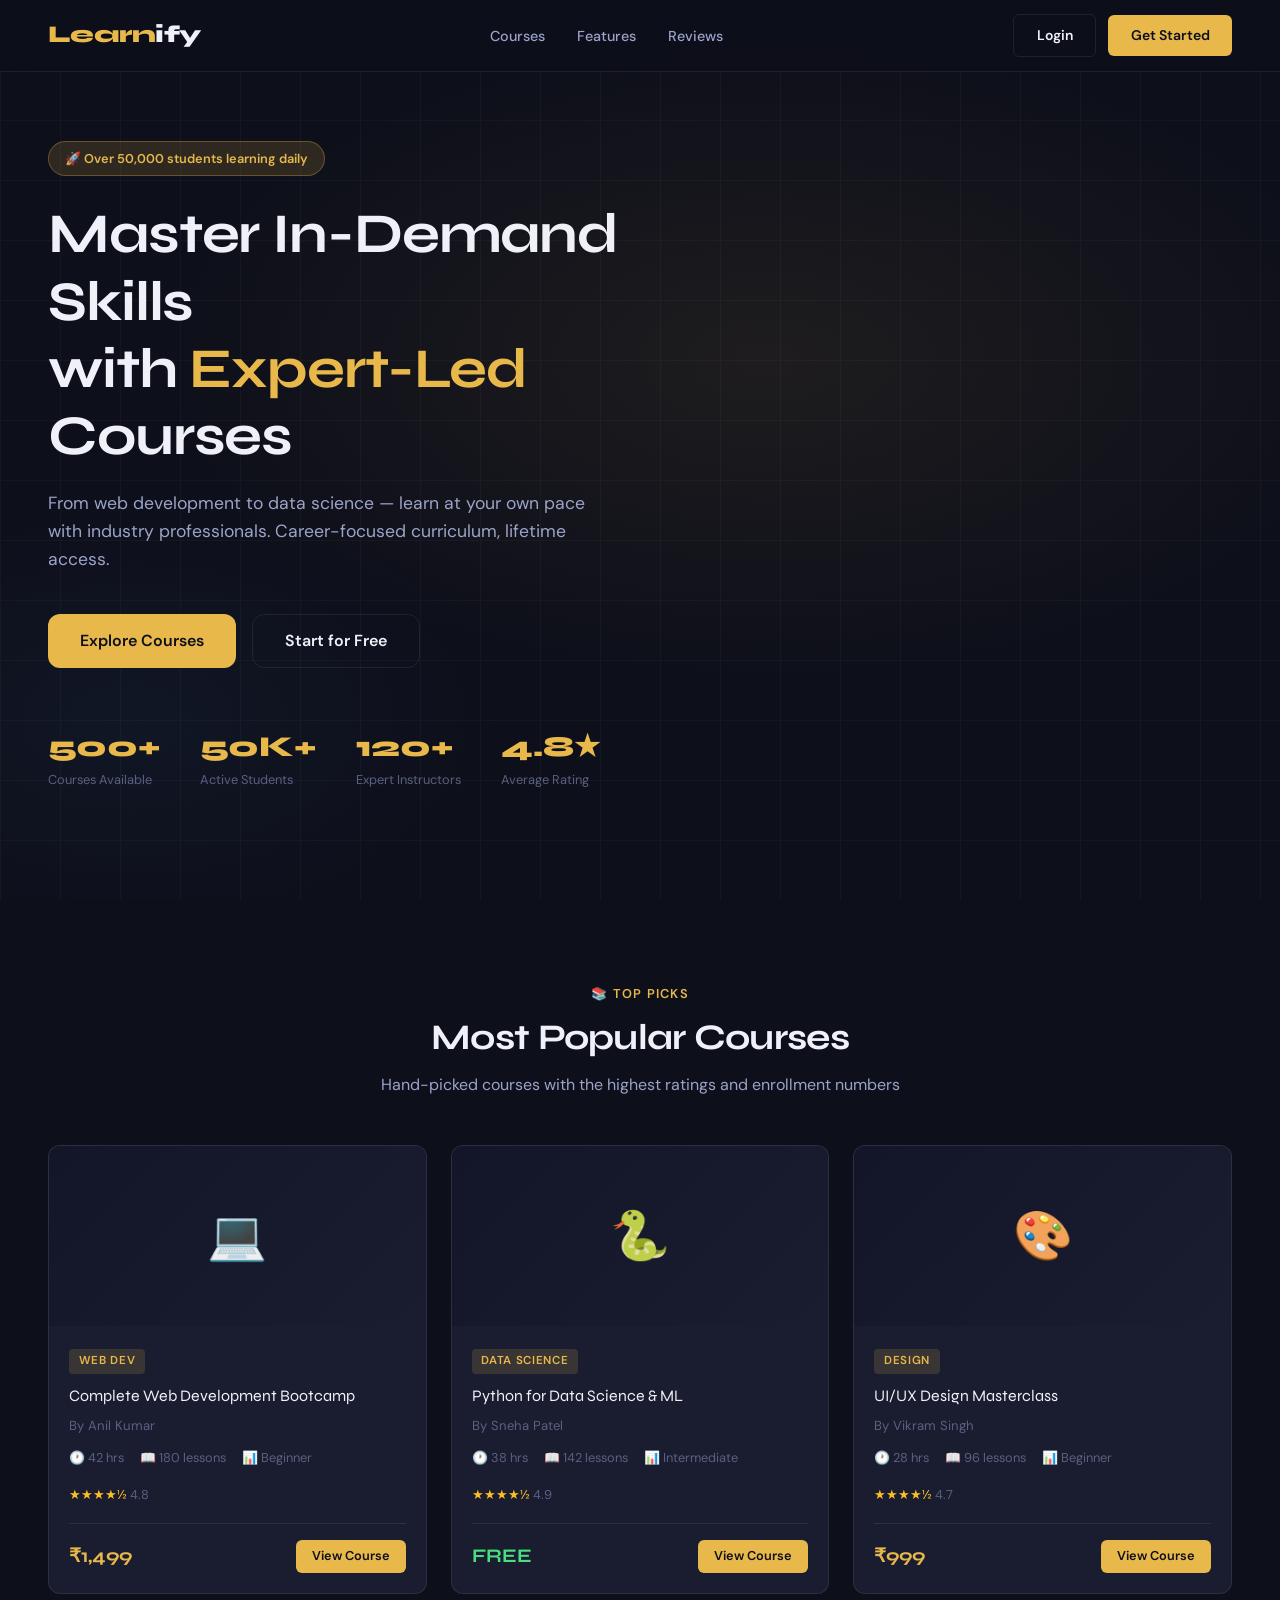
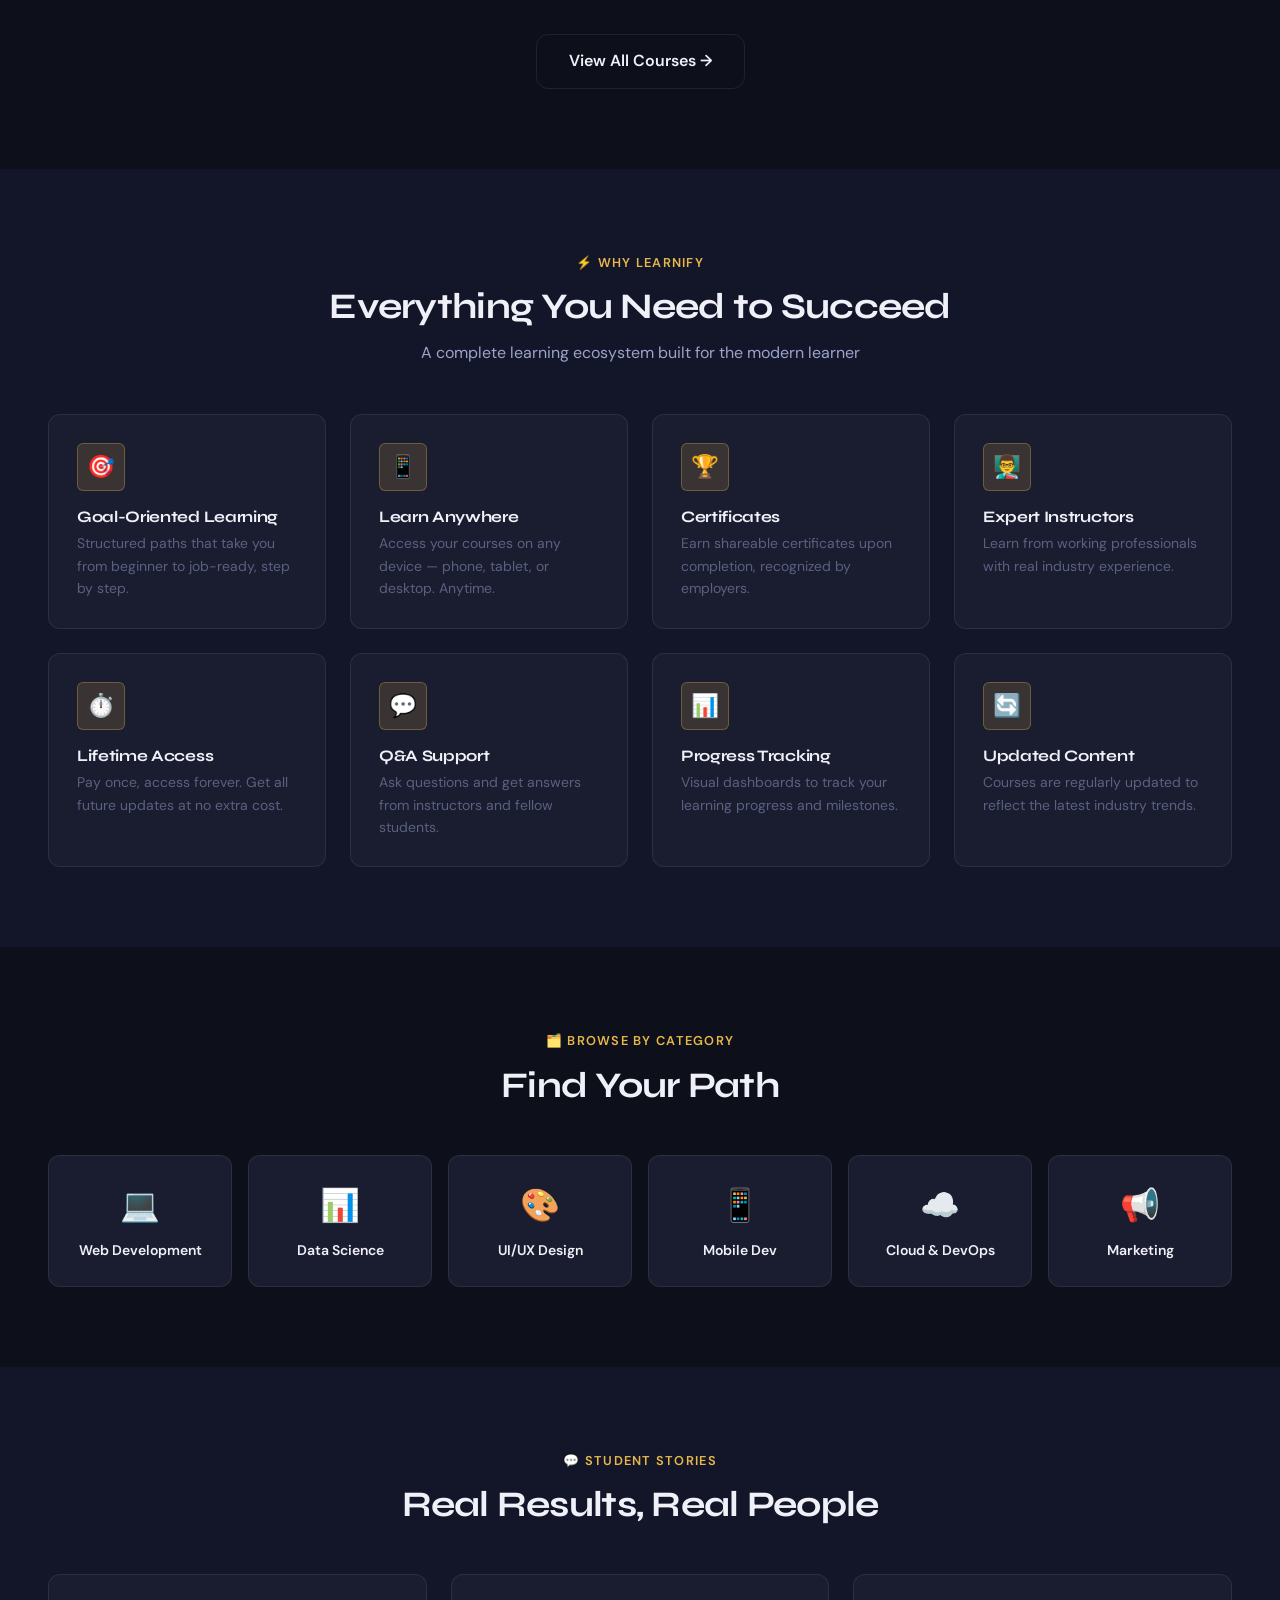
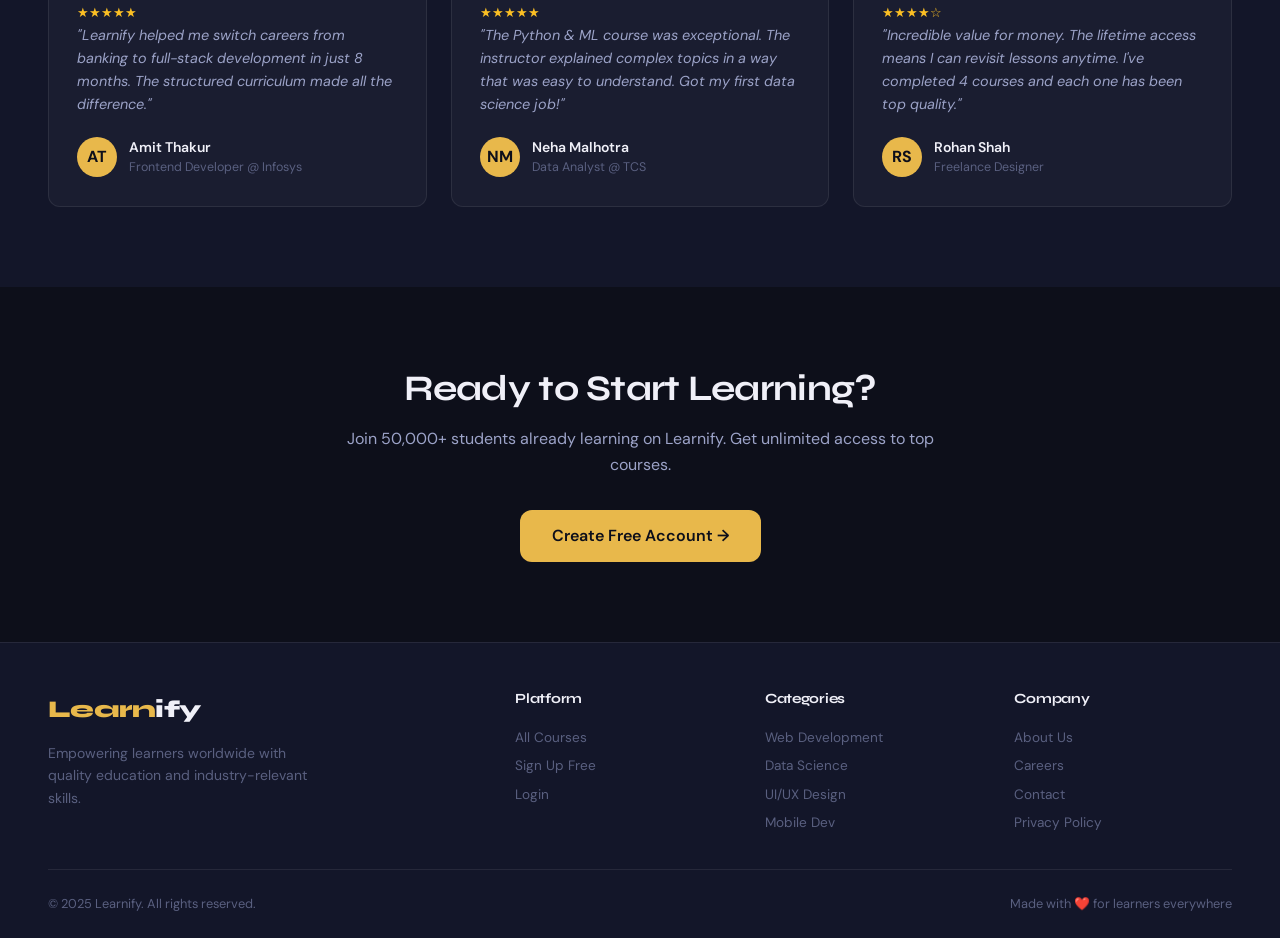
<file: index.html>
<!DOCTYPE html>
<html lang="en">
<head>
  <meta charset="UTF-8"/>
  <meta name="viewport" content="width=device-width, initial-scale=1.0"/>
  <title>Learnify — Learn Without Limits</title>
  <link rel="stylesheet" href="style.css"/>
</head>
<body>

<!-- ── Navbar ── -->
<nav class="navbar">
  <a href="index.html" class="nav-logo">Learn<span>ify</span></a>
  <ul class="nav-links">
    <li><a href="courses.html">Courses</a></li>
    <li><a href="#features">Features</a></li>
    <li><a href="#testimonials">Reviews</a></li>
  </ul>
  <div class="nav-actions">
    <a href="login.html" class="btn btn-outline">Login</a>
    <a href="register.html" class="btn btn-primary">Get Started</a>
  </div>
</nav>

<!-- ── Hero ── -->
<section class="hero">
  <div class="hero-bg"></div>
  <div class="hero-grid"></div>
  <div class="hero-content">
    <div class="hero-badge">🚀 Over 50,000 students learning daily</div>
    <h1>Master In-Demand Skills<br/>with <span class="accent">Expert-Led</span> Courses</h1>
    <p>From web development to data science — learn at your own pace with industry professionals. Career-focused curriculum, lifetime access.</p>
    <div class="hero-actions">
      <a href="courses.html" class="btn btn-primary btn-lg">Explore Courses</a>
      <a href="register.html" class="btn btn-outline btn-lg">Start for Free</a>
    </div>
    <div class="hero-stats">
      <div class="stat-item">
        <div class="stat-num">500+</div>
        <div class="stat-label">Courses Available</div>
      </div>
      <div class="stat-item">
        <div class="stat-num">50K+</div>
        <div class="stat-label">Active Students</div>
      </div>
      <div class="stat-item">
        <div class="stat-num">120+</div>
        <div class="stat-label">Expert Instructors</div>
      </div>
      <div class="stat-item">
        <div class="stat-num">4.8★</div>
        <div class="stat-label">Average Rating</div>
      </div>
    </div>
  </div>
</section>

<!-- ── Featured Courses ── -->
<section class="section" id="courses">
  <div class="container">
    <div class="section-header">
      <div class="section-tag">📚 Top Picks</div>
      <h2>Most Popular Courses</h2>
      <p>Hand-picked courses with the highest ratings and enrollment numbers</p>
    </div>
    <div class="courses-grid" id="featured-courses">
      <!-- Populated by JS -->
      <div class="card course-card" style="opacity:0.5;animation:pulse 1.5s infinite">
        <div class="course-thumb">⏳</div>
        <div class="course-body"><div class="course-title">Loading...</div></div>
      </div>
    </div>
    <div style="text-align:center;margin-top:2.5rem">
      <a href="courses.html" class="btn btn-outline btn-lg">View All Courses →</a>
    </div>
  </div>
</section>

<!-- ── Features ── -->
<section class="section" id="features" style="background:var(--bg-secondary)">
  <div class="container">
    <div class="section-header">
      <div class="section-tag">⚡ Why Learnify</div>
      <h2>Everything You Need to Succeed</h2>
      <p>A complete learning ecosystem built for the modern learner</p>
    </div>
    <div class="features-grid">
      <div class="feature-card">
        <div class="feature-icon">🎯</div>
        <h4>Goal-Oriented Learning</h4>
        <p>Structured paths that take you from beginner to job-ready, step by step.</p>
      </div>
      <div class="feature-card">
        <div class="feature-icon">📱</div>
        <h4>Learn Anywhere</h4>
        <p>Access your courses on any device — phone, tablet, or desktop. Anytime.</p>
      </div>
      <div class="feature-card">
        <div class="feature-icon">🏆</div>
        <h4>Certificates</h4>
        <p>Earn shareable certificates upon completion, recognized by employers.</p>
      </div>
      <div class="feature-card">
        <div class="feature-icon">👨‍🏫</div>
        <h4>Expert Instructors</h4>
        <p>Learn from working professionals with real industry experience.</p>
      </div>
      <div class="feature-card">
        <div class="feature-icon">⏱️</div>
        <h4>Lifetime Access</h4>
        <p>Pay once, access forever. Get all future updates at no extra cost.</p>
      </div>
      <div class="feature-card">
        <div class="feature-icon">💬</div>
        <h4>Q&A Support</h4>
        <p>Ask questions and get answers from instructors and fellow students.</p>
      </div>
      <div class="feature-card">
        <div class="feature-icon">📊</div>
        <h4>Progress Tracking</h4>
        <p>Visual dashboards to track your learning progress and milestones.</p>
      </div>
      <div class="feature-card">
        <div class="feature-icon">🔄</div>
        <h4>Updated Content</h4>
        <p>Courses are regularly updated to reflect the latest industry trends.</p>
      </div>
    </div>
  </div>
</section>

<!-- ── Categories ── -->
<section class="section">
  <div class="container">
    <div class="section-header">
      <div class="section-tag">🗂️ Browse by Category</div>
      <h2>Find Your Path</h2>
    </div>
    <div style="display:grid;grid-template-columns:repeat(auto-fill,minmax(160px,1fr));gap:1rem">
      <a href="courses.html?cat=Web+Dev" class="card" style="padding:1.5rem;text-align:center;display:block">
        <div style="font-size:2rem;margin-bottom:0.5rem">💻</div>
        <div style="font-size:0.875rem;font-weight:600">Web Development</div>
      </a>
      <a href="courses.html?cat=Data+Science" class="card" style="padding:1.5rem;text-align:center;display:block">
        <div style="font-size:2rem;margin-bottom:0.5rem">📊</div>
        <div style="font-size:0.875rem;font-weight:600">Data Science</div>
      </a>
      <a href="courses.html?cat=Design" class="card" style="padding:1.5rem;text-align:center;display:block">
        <div style="font-size:2rem;margin-bottom:0.5rem">🎨</div>
        <div style="font-size:0.875rem;font-weight:600">UI/UX Design</div>
      </a>
      <a href="courses.html?cat=Mobile" class="card" style="padding:1.5rem;text-align:center;display:block">
        <div style="font-size:2rem;margin-bottom:0.5rem">📱</div>
        <div style="font-size:0.875rem;font-weight:600">Mobile Dev</div>
      </a>
      <a href="courses.html?cat=Cloud" class="card" style="padding:1.5rem;text-align:center;display:block">
        <div style="font-size:2rem;margin-bottom:0.5rem">☁️</div>
        <div style="font-size:0.875rem;font-weight:600">Cloud & DevOps</div>
      </a>
      <a href="courses.html?cat=Marketing" class="card" style="padding:1.5rem;text-align:center;display:block">
        <div style="font-size:2rem;margin-bottom:0.5rem">📢</div>
        <div style="font-size:0.875rem;font-weight:600">Marketing</div>
      </a>
    </div>
  </div>
</section>

<!-- ── Testimonials ── -->
<section class="section" id="testimonials" style="background:var(--bg-secondary)">
  <div class="container">
    <div class="section-header">
      <div class="section-tag">💬 Student Stories</div>
      <h2>Real Results, Real People</h2>
    </div>
    <div class="testimonials-grid">
      <div class="testimonial-card">
        <div class="stars">★★★★★</div>
        <p>"Learnify helped me switch careers from banking to full-stack development in just 8 months. The structured curriculum made all the difference."</p>
        <div class="testimonial-author">
          <div class="avatar">AT</div>
          <div><div class="author-name">Amit Thakur</div><div class="author-role">Frontend Developer @ Infosys</div></div>
        </div>
      </div>
      <div class="testimonial-card">
        <div class="stars">★★★★★</div>
        <p>"The Python & ML course was exceptional. The instructor explained complex topics in a way that was easy to understand. Got my first data science job!"</p>
        <div class="testimonial-author">
          <div class="avatar">NM</div>
          <div><div class="author-name">Neha Malhotra</div><div class="author-role">Data Analyst @ TCS</div></div>
        </div>
      </div>
      <div class="testimonial-card">
        <div class="stars">★★★★☆</div>
        <p>"Incredible value for money. The lifetime access means I can revisit lessons anytime. I've completed 4 courses and each one has been top quality."</p>
        <div class="testimonial-author">
          <div class="avatar">RS</div>
          <div><div class="author-name">Rohan Shah</div><div class="author-role">Freelance Designer</div></div>
        </div>
      </div>
    </div>
  </div>
</section>

<!-- ── CTA ── -->
<section class="section" style="text-align:center">
  <div class="container">
    <div style="max-width:600px;margin:0 auto">
      <h2>Ready to Start Learning?</h2>
      <p style="margin:1rem 0 2rem">Join 50,000+ students already learning on Learnify. Get unlimited access to top courses.</p>
      <a href="register.html" class="btn btn-primary btn-lg">Create Free Account →</a>
    </div>
  </div>
</section>

<!-- ── Footer ── -->
<footer class="footer">
  <div class="container">
    <div class="footer-grid">
      <div class="footer-brand">
        <div class="nav-logo">Learn<span>ify</span></div>
        <p>Empowering learners worldwide with quality education and industry-relevant skills.</p>
      </div>
      <div class="footer-col">
        <h5>Platform</h5>
        <a href="courses.html">All Courses</a>
        <a href="register.html">Sign Up Free</a>
        <a href="login.html">Login</a>
      </div>
      <div class="footer-col">
        <h5>Categories</h5>
        <a href="#">Web Development</a>
        <a href="#">Data Science</a>
        <a href="#">UI/UX Design</a>
        <a href="#">Mobile Dev</a>
      </div>
      <div class="footer-col">
        <h5>Company</h5>
        <a href="#">About Us</a>
        <a href="#">Careers</a>
        <a href="#">Contact</a>
        <a href="#">Privacy Policy</a>
      </div>
    </div>
    <div class="footer-bottom">
      <p>© 2025 Learnify. All rights reserved.</p>
      <p>Made with ❤️ for learners everywhere</p>
    </div>
  </div>
</footer>

<script src="auth.js"></script>
<script src="courses.js"></script>
<script>
  // Load featured courses
  Auth.seedData();
  const grid = document.getElementById('featured-courses');
  const courses = Courses.getPublished().slice(0, 3);
  grid.innerHTML = courses.map(c => Courses.buildCard(c)).join('');

  // Auto redirect if logged in
  const user = Auth.getCurrentUser();
  if (user) {
    document.querySelector('.nav-actions').innerHTML = `
      <a href="student-dashboard.html" class="btn btn-outline">Dashboard</a>
      <button class="btn btn-primary" onclick="Auth.logout()">Logout</button>`;
  }
</script>
</body>
</html>
</file>
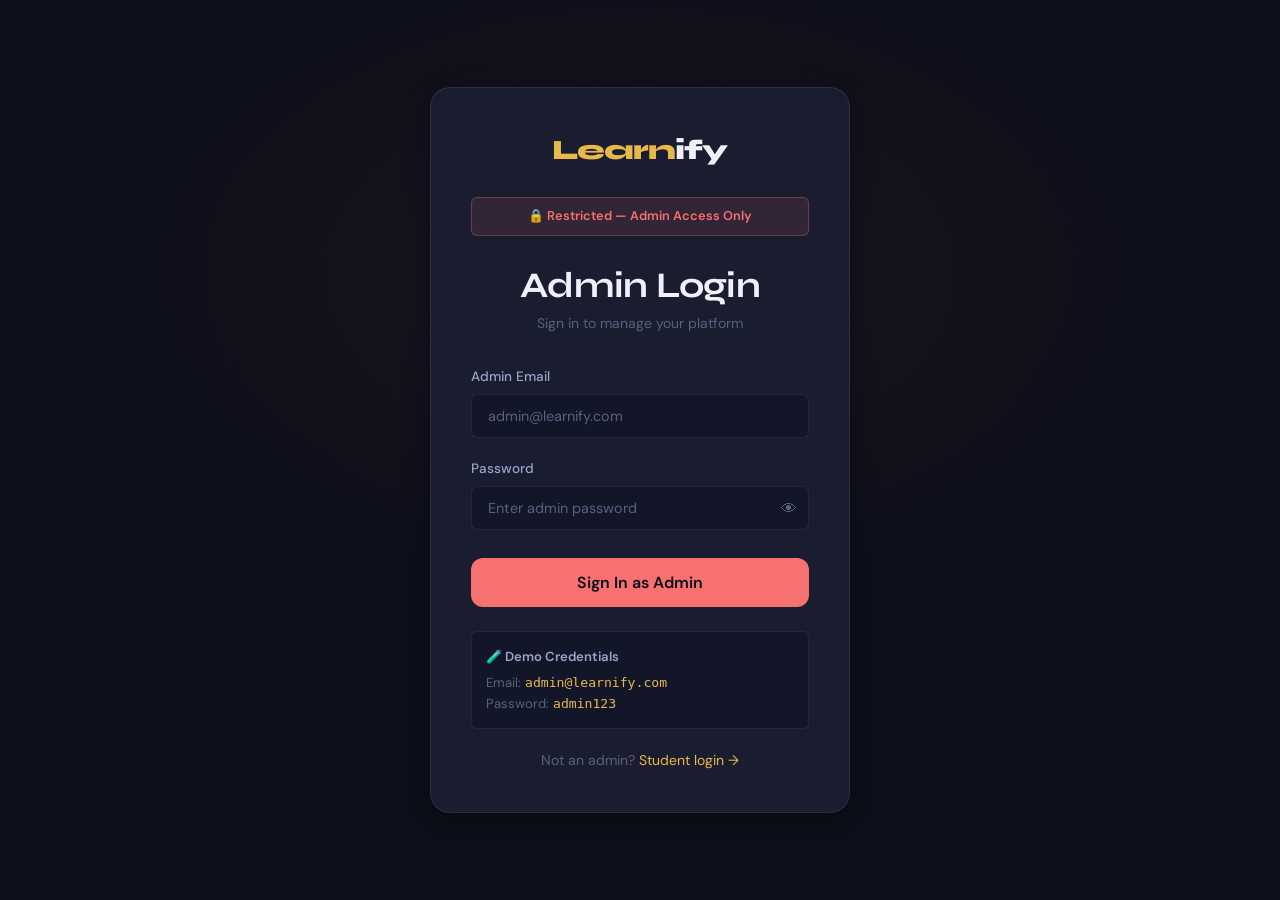
<file: admin-login.html>
<!DOCTYPE html>
<html lang="en">
<head>
  <meta charset="UTF-8"/>
  <meta name="viewport" content="width=device-width, initial-scale=1.0"/>
  <title>Admin Login — Learnify</title>
  <link rel="stylesheet" href="../style.css"/>
  <style>
    .admin-auth-page {
      min-height: 100vh;
      display: flex; align-items: center; justify-content: center;
      padding: 2rem 1rem;
      background:
        radial-gradient(ellipse 70% 60% at 50% 30%, rgba(248,113,113,0.06) 0%, transparent 60%),
        var(--bg-primary);
    }
    .admin-auth-box {
      width: 100%; max-width: 420px;
      background: var(--bg-card);
      border: 1px solid var(--border);
      border-radius: var(--radius-lg);
      padding: 2.5rem;
      box-shadow: var(--shadow-card);
      animation: fadeUp 0.5s ease;
    }
    .admin-flag {
      display: flex; align-items: center; justify-content: center; gap: 0.5rem;
      background: rgba(248,113,113,0.1); border: 1px solid rgba(248,113,113,0.3);
      border-radius: var(--radius-sm); padding: 0.5rem 1rem;
      color: var(--error); font-size: 0.8rem; font-weight: 600;
      margin-bottom: 1.75rem;
    }
    .back-link {
      display: block; text-align: center; margin-top: 1.25rem;
      font-size: 0.875rem; color: var(--text-muted);
    }
    .back-link a { color: var(--gold); }
  </style>
</head>
<body>
<div class="admin-auth-page">
  <div class="admin-auth-box">
    <div style="text-align:center;margin-bottom:1.5rem">
      <a href="../index.html" class="nav-logo" style="font-size:1.75rem">Learn<span>ify</span></a>
    </div>

    <div class="admin-flag">🔒 Restricted — Admin Access Only</div>

    <h2 style="text-align:center;margin-bottom:0.3rem">Admin Login</h2>
    <p style="text-align:center;color:var(--text-muted);font-size:0.875rem;margin-bottom:2rem">Sign in to manage your platform</p>

    <div id="admin-alert" class="alert"></div>

    <form id="admin-login-form">
      <div class="form-group">
        <label class="form-label">Admin Email</label>
        <input type="email" id="admin-email" class="form-control" placeholder="admin@learnify.com" required/>
      </div>
      <div class="form-group">
        <label class="form-label">Password</label>
        <div style="position:relative">
          <input type="password" id="admin-pass" class="form-control" placeholder="Enter admin password" required/>
          <button type="button" id="toggle-pass" style="position:absolute;right:0.75rem;top:50%;transform:translateY(-50%);background:none;border:none;color:var(--text-muted);cursor:pointer;font-size:1rem">👁</button>
        </div>
      </div>

      <button type="submit" id="btn-admin-login" class="btn btn-primary btn-block btn-lg" style="background:var(--error);margin-top:0.5rem">
        Sign In as Admin
      </button>
    </form>

    <div style="background:var(--bg-secondary);border:1px solid var(--border);border-radius:var(--radius-sm);padding:0.875rem;margin-top:1.5rem;font-size:0.82rem;color:var(--text-muted)">
      <div style="font-weight:600;color:var(--text-secondary);margin-bottom:0.35rem">🧪 Demo Credentials</div>
      <div>Email: <code style="color:var(--gold)">admin@learnify.com</code></div>
      <div>Password: <code style="color:var(--gold)">admin123</code></div>
    </div>

    <div class="back-link">Not an admin? <a href="../login.html">Student login →</a></div>
  </div>
</div>

<script src="../auth.js"></script>
<script>
  if (Auth.getCurrentAdmin()) location.href = 'admin-dashboard.html';

  document.getElementById('toggle-pass').addEventListener('click', function() {
    const inp = document.getElementById('admin-pass');
    const isPass = inp.type === 'password';
    inp.type = isPass ? 'text' : 'password';
    this.textContent = isPass ? '🙈' : '👁';
  });

  document.getElementById('admin-login-form').addEventListener('submit', e => {
    e.preventDefault();
    const btn = document.getElementById('btn-admin-login');
    setLoading(btn, true);
    setTimeout(() => {
      const result = Auth.adminLogin(
        document.getElementById('admin-email').value,
        document.getElementById('admin-pass').value
      );
      if (result.success) {
        showAlert('admin-alert', '✓ Login successful! Redirecting…', 'success');
        setTimeout(() => location.href = 'admin-dashboard.html', 700);
      } else {
        showAlert('admin-alert', result.msg, 'error');
        setLoading(btn, false);
      }
    }, 600);
  });
</script>
</body>
</html>
</file>
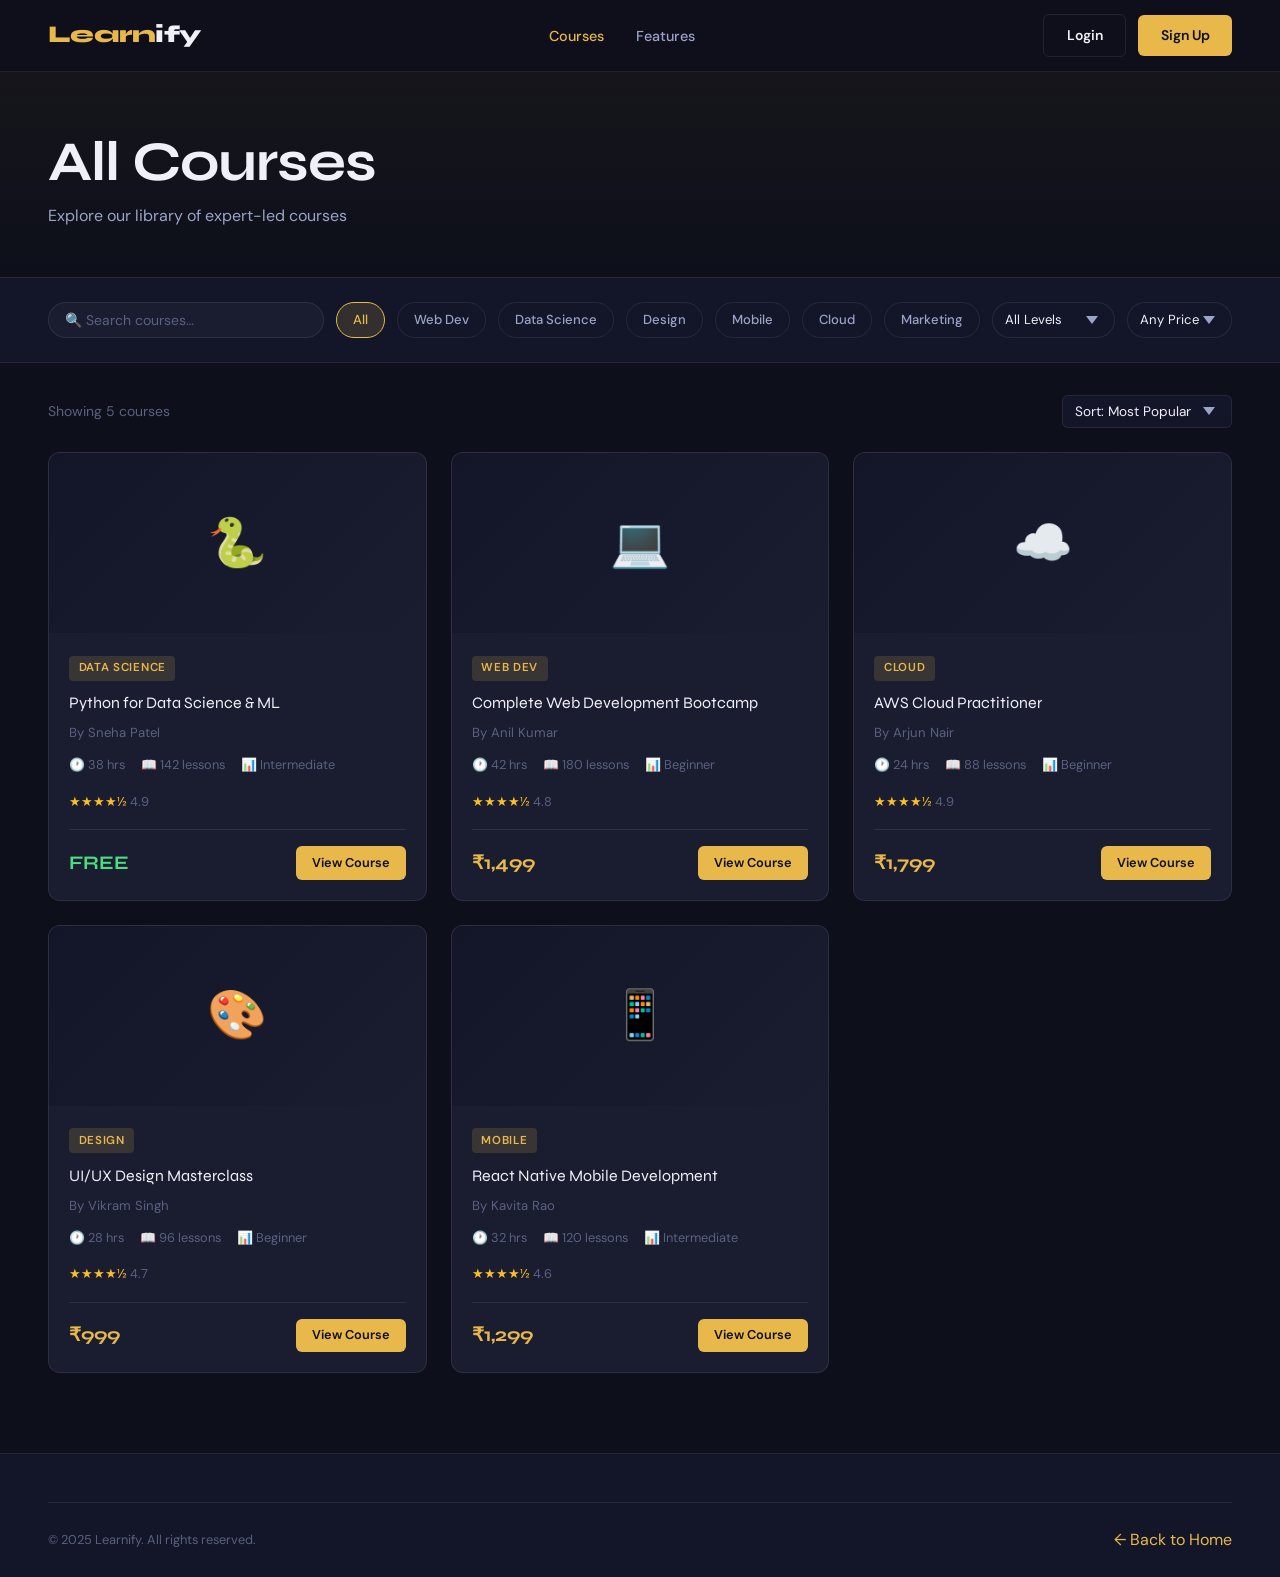
<file: course-details.html>
<!DOCTYPE html>
<html lang="en">
<head>
  <meta charset="UTF-8"/>
  <meta name="viewport" content="width=device-width, initial-scale=1.0"/>
  <title>Course Details — Learnify</title>
  <link rel="stylesheet" href="style.css"/>
</head>
<body>
<nav class="navbar">
  <a href="index.html" class="nav-logo">Learn<span>ify</span></a>
  <ul class="nav-links">
    <li><a href="courses.html">Courses</a></li>
  </ul>
  <div class="nav-actions" id="nav-actions">
    <a href="login.html" class="btn btn-outline">Login</a>
    <a href="register.html" class="btn btn-primary">Sign Up</a>
  </div>
</nav>

<!-- Hero -->
<div style="background:var(--bg-secondary);border-bottom:1px solid var(--border);padding:6.5rem clamp(1rem,4vw,3rem) 2.5rem">
  <div class="container" style="display:grid;grid-template-columns:2fr 1fr;gap:3rem;align-items:start">
    <div>
      <div id="course-cat" class="course-tag" style="margin-bottom:0.75rem;display:inline-block"></div>
      <h1 id="course-title" style="margin-bottom:0.75rem">Loading…</h1>
      <p id="course-desc" style="font-size:1rem;margin-bottom:1.25rem"></p>
      <div id="course-meta" style="display:flex;flex-wrap:wrap;gap:1.5rem;font-size:0.875rem;color:var(--text-muted)"></div>
    </div>
    <!-- Sticky Card (desktop) -->
    <div id="enroll-card" class="card" style="padding:1.75rem;position:sticky;top:90px">
      <div id="card-emoji" style="font-size:4rem;text-align:center;margin-bottom:1rem"></div>
      <div id="card-price" style="text-align:center;margin-bottom:1.25rem"></div>
      <div id="enroll-btn-wrap" style="margin-bottom:1.25rem"></div>
      <div style="font-size:0.8rem;color:var(--text-muted);text-align:center">✅ Lifetime access &nbsp;|&nbsp; 📱 Mobile friendly &nbsp;|&nbsp; 🏆 Certificate</div>
      <div id="card-includes" style="margin-top:1.25rem;padding-top:1.25rem;border-top:1px solid var(--border)"></div>
    </div>
  </div>
</div>

<!-- Content -->
<section style="padding:3rem clamp(1rem,4vw,3rem)">
  <div class="container" style="display:grid;grid-template-columns:2fr 1fr;gap:3rem">
    <div>
      <!-- What you'll learn -->
      <div class="card" style="padding:1.75rem;margin-bottom:1.5rem">
        <h3 style="margin-bottom:1.25rem">What You'll Learn</h3>
        <div style="display:grid;grid-template-columns:1fr 1fr;gap:0.75rem" id="learn-list"></div>
      </div>

      <!-- Tabs: Curriculum / About / Reviews -->
      <div class="tabs" style="margin-bottom:0">
        <button class="tab-btn active" data-tab="tab-curriculum">📋 Curriculum</button>
        <button class="tab-btn" data-tab="tab-about">👨‍🏫 Instructor</button>
        <button class="tab-btn" data-tab="tab-reviews">⭐ Reviews</button>
      </div>
      <div style="background:var(--bg-card);border:1px solid var(--border);border-radius:0 0 var(--radius-md) var(--radius-md);padding:1.5rem">
        <div id="tab-curriculum" class="tab-pane active" id="tab-curriculum">
          <div id="curriculum-list" class="accordion"></div>
        </div>
        <div id="tab-about" class="tab-pane">
          <div id="instructor-info"></div>
        </div>
        <div id="tab-reviews" class="tab-pane">
          <div id="reviews-list"></div>
        </div>
      </div>
    </div>

    <!-- Sidebar info (mobile hidden) -->
    <div id="course-info-side" style="display:flex;flex-direction:column;gap:1rem">
      <!-- filled by JS -->
    </div>
  </div>
</section>

<footer class="footer">
  <div class="container">
    <div class="footer-bottom">
      <p>© 2025 Learnify</p>
      <a href="courses.html" style="color:var(--gold)">← All Courses</a>
    </div>
  </div>
</footer>

<script src="auth.js"></script>
<script src="courses.js"></script>
<script>
  const params = new URLSearchParams(location.search);
  const courseId = params.get('id');
  const user = Auth.getCurrentUser();

  if (!courseId) location.href = 'courses.html';

  const course = Courses.getById(courseId);
  if (!course) location.href = 'courses.html';

  // Fill hero
  document.getElementById('course-cat').textContent = course.category;
  document.getElementById('course-title').textContent = course.title;
  document.getElementById('course-desc').textContent = course.description;
  document.getElementById('card-emoji').textContent = course.emoji;
  document.title = course.title + ' — Learnify';

  document.getElementById('course-meta').innerHTML = `
    <span>${Courses.renderStars(course.rating)}</span>
    <span>👨‍🎓 ${course.students.toLocaleString()} students</span>
    <span>🕐 ${course.duration}</span>
    <span>📖 ${course.lessons} lessons</span>
    <span>📊 ${course.level}</span>
    <span>👨‍💼 ${course.instructor}</span>`;

  // Price & enroll card
  const enrolled = user && Courses.isEnrolled(user.id, courseId);
  document.getElementById('card-price').innerHTML = course.price === 0
    ? `<div style="font-size:2rem;font-family:var(--font-head);color:var(--success);font-weight:800">FREE</div>`
    : `<div style="font-size:2.2rem;font-family:var(--font-head);color:var(--gold);font-weight:800">₹${course.price.toLocaleString('en-IN')}</div>
       <div style="text-decoration:line-through;color:var(--text-muted);font-size:0.875rem">₹${course.originalPrice.toLocaleString('en-IN')}</div>
       <div style="color:var(--success);font-size:0.82rem;margin-top:0.25rem">
         ${Math.round(((course.originalPrice - course.price)/course.originalPrice)*100)}% OFF
       </div>`;

  document.getElementById('enroll-btn-wrap').innerHTML = enrolled
    ? `<a href="video-player.html?id=${courseId}" class="btn btn-primary btn-block btn-lg">▶ Continue Learning</a>`
    : user
      ? `<button id="btn-enroll" class="btn btn-primary btn-block btn-lg" onclick="enrollNow()">Enroll Now</button>`
      : `<a href="login.html" class="btn btn-primary btn-block btn-lg">Login to Enroll</a>`;

  document.getElementById('card-includes').innerHTML = `
    <div style="font-size:0.82rem;font-weight:600;color:var(--text-secondary);margin-bottom:0.75rem">This course includes:</div>
    <div style="display:flex;flex-direction:column;gap:0.4rem;font-size:0.82rem;color:var(--text-muted)">
      <div>🎬 ${course.lessons} on-demand video lessons</div>
      <div>⏱️ ${course.duration} total content</div>
      <div>♾️ Full lifetime access</div>
      <div>📱 Access on mobile & desktop</div>
      <div>📜 Certificate of completion</div>
    </div>`;

  // Tags
  const tagHtml = (course.tags || []).map(t => `<span class="badge badge-muted">${t}</span>`).join(' ');

  // What you'll learn
  const learns = [
    'Build real-world projects', 'Industry best practices', 'Career-ready skills',
    'Latest tools & techniques', 'Problem-solving mindset', 'Portfolio projects',
    'Code review techniques', 'Deployment & production'
  ];
  document.getElementById('learn-list').innerHTML = learns.map(l =>
    `<div style="display:flex;gap:0.5rem;font-size:0.875rem;color:var(--text-secondary)">
      <span style="color:var(--success);flex-shrink:0">✓</span>${l}
    </div>`).join('');

  // Curriculum accordion
  const sections = [
    { title: 'Getting Started', lessons: ['Introduction & Overview', 'Setup & Installation', 'Your First Project'] },
    { title: 'Core Fundamentals', lessons: ['Core Concepts Part 1', 'Core Concepts Part 2', 'Practice Exercises'] },
    { title: 'Intermediate Topics', lessons: ['Advanced Patterns', 'Real-World Examples', 'Mini Project'] },
    { title: 'Advanced & Projects', lessons: ['Performance & Optimization', 'Debugging Techniques', 'Final Capstone Project'] },
  ];
  document.getElementById('curriculum-list').innerHTML = sections.map(s => `
    <div class="accordion-item">
      <div class="accordion-header" onclick="this.classList.toggle('open');const b=this.nextElementSibling;b.classList.toggle('open')">
        <span>${s.title}</span>
        <span class="icon">▼</span>
      </div>
      <div class="accordion-body">
        ${s.lessons.map(l => `<div style="padding:0.4rem 0;border-bottom:1px solid var(--border);display:flex;gap:0.75rem;align-items:center">
          <span style="color:var(--gold)">▶</span>
          <span>${l}</span>
          <span style="margin-left:auto;font-size:0.75rem">~15 min</span>
        </div>`).join('')}
      </div>
    </div>`).join('');

  // Instructor
  document.getElementById('instructor-info').innerHTML = `
    <div style="display:flex;gap:1.25rem;align-items:flex-start">
      <div class="avatar" style="width:60px;height:60px;font-size:1.4rem;flex-shrink:0">${course.instructor.split(' ').map(n=>n[0]).join('').slice(0,2)}</div>
      <div>
        <h4>${course.instructor}</h4>
        <div style="color:var(--gold);font-size:0.82rem;margin-bottom:0.5rem">Senior Instructor</div>
        <p style="font-size:0.875rem">A passionate educator and industry professional with 8+ years of experience in ${course.category}. Has taught over 10,000 students across multiple platforms and holds certifications from top tech companies.</p>
      </div>
    </div>`;

  // Reviews
  const reviews = [
    { name: 'Siddharth K', rating: 5, text: 'Absolutely brilliant course. Every concept is explained clearly with practical examples. Highly recommended!' },
    { name: 'Anjali M', rating: 5, text: 'Best course I have taken! The projects helped me build a solid portfolio. Got hired within 2 months.' },
    { name: 'Rohan D', rating: 4, text: 'Great content overall. Some sections could be more in-depth but the fundamentals are excellent.' },
  ];
  document.getElementById('reviews-list').innerHTML = `
    <div style="display:flex;align-items:center;gap:2rem;margin-bottom:1.5rem;padding-bottom:1.5rem;border-bottom:1px solid var(--border)">
      <div style="text-align:center">
        <div style="font-size:3.5rem;font-family:var(--font-head);font-weight:800;color:var(--gold)">${course.rating}</div>
        <div class="stars">★★★★★</div>
        <div style="font-size:0.78rem;color:var(--text-muted)">${course.students} ratings</div>
      </div>
    </div>
    ${reviews.map(r => `
      <div style="padding:1rem 0;border-bottom:1px solid var(--border)">
        <div style="display:flex;gap:0.75rem;align-items:center;margin-bottom:0.5rem">
          <div class="avatar" style="width:34px;height:34px;font-size:0.8rem">${r.name[0]}</div>
          <div>
            <div style="font-size:0.875rem;font-weight:600">${r.name}</div>
            <div class="stars" style="font-size:0.78rem">${'★'.repeat(r.rating)}${'☆'.repeat(5-r.rating)}</div>
          </div>
        </div>
        <p style="font-size:0.875rem">${r.text}</p>
      </div>`).join('')}`;

  // Tabs
  document.querySelectorAll('.tab-btn').forEach(btn => {
    btn.addEventListener('click', () => {
      document.querySelectorAll('.tab-btn').forEach(b => b.classList.remove('active'));
      document.querySelectorAll('.tab-pane').forEach(p => p.classList.remove('active'));
      btn.classList.add('active');
      const pane = document.getElementById(btn.dataset.tab);
      if (pane) pane.classList.add('active');
    });
  });

  // Nav
  if (user) {
    document.getElementById('nav-actions').innerHTML = `
      <a href="student-dashboard.html" class="btn btn-outline">Dashboard</a>
      <button class="btn btn-primary" onclick="Auth.logout()">Logout</button>`;
  }

  function enrollNow() {
    if (!user) { location.href = 'login.html'; return; }
    const ok = Courses.enroll(user.id, courseId);
    if (ok || Courses.isEnrolled(user.id, courseId)) {
      document.getElementById('enroll-btn-wrap').innerHTML =
        `<a href="video-player.html?id=${courseId}" class="btn btn-primary btn-block btn-lg">▶ Start Learning</a>`;
    }
  }
</script>
</body>
</html>
</file>
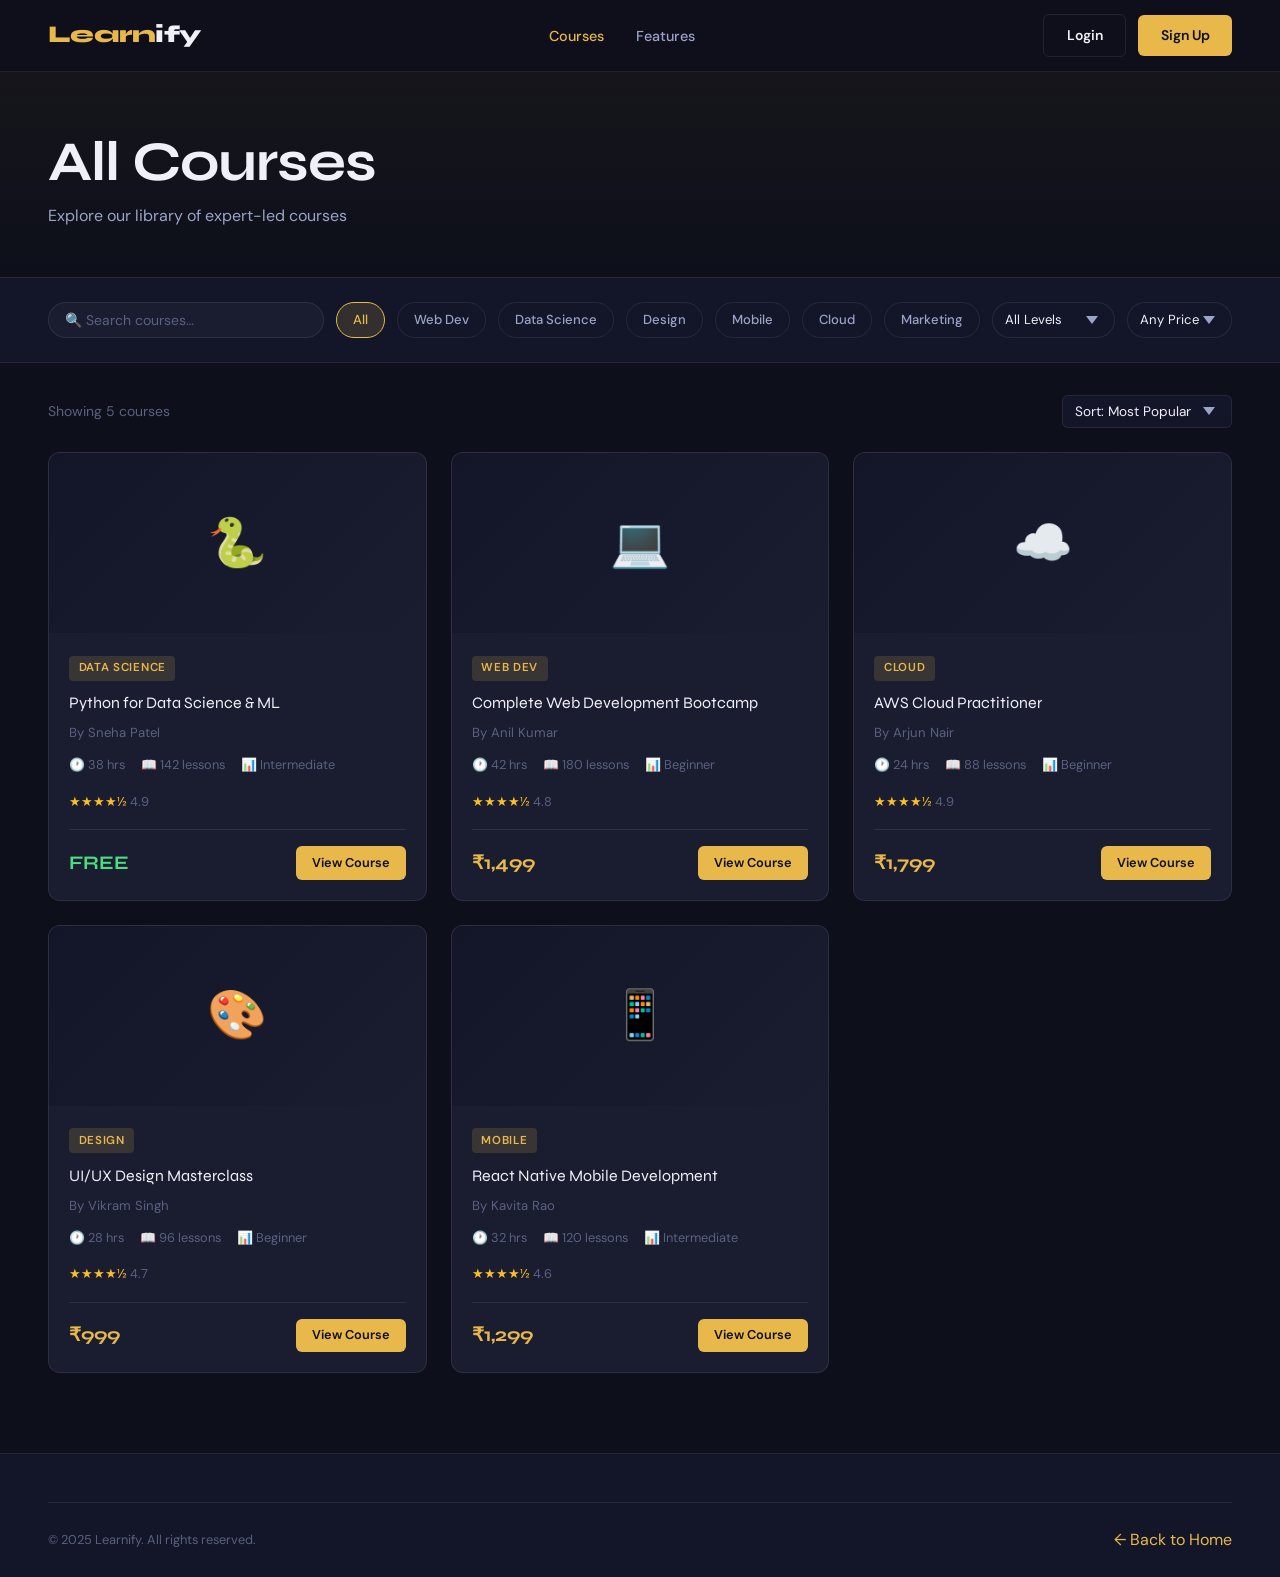
<file: courses.html>
<!DOCTYPE html>
<html lang="en">
<head>
  <meta charset="UTF-8"/>
  <meta name="viewport" content="width=device-width, initial-scale=1.0"/>
  <title>Courses — Learnify</title>
  <link rel="stylesheet" href="style.css"/>
</head>
<body>
<nav class="navbar">
  <a href="index.html" class="nav-logo">Learn<span>ify</span></a>
  <ul class="nav-links">
    <li><a href="courses.html" style="color:var(--gold)">Courses</a></li>
    <li><a href="index.html#features">Features</a></li>
  </ul>
  <div class="nav-actions" id="nav-actions">
    <a href="login.html" class="btn btn-outline">Login</a>
    <a href="register.html" class="btn btn-primary">Sign Up</a>
  </div>
</nav>

<div class="page-header">
  <div class="container">
    <h1>All Courses</h1>
    <p style="color:var(--text-secondary)">Explore our library of expert-led courses</p>
  </div>
</div>

<!-- Filter Bar -->
<div class="filter-bar">
  <div class="search-bar">
    <input type="text" id="search" class="search-input" placeholder="🔍 Search courses…"/>
  </div>
  <button class="filter-btn active" data-cat="all">All</button>
  <button class="filter-btn" data-cat="Web Dev">Web Dev</button>
  <button class="filter-btn" data-cat="Data Science">Data Science</button>
  <button class="filter-btn" data-cat="Design">Design</button>
  <button class="filter-btn" data-cat="Mobile">Mobile</button>
  <button class="filter-btn" data-cat="Cloud">Cloud</button>
  <button class="filter-btn" data-cat="Marketing">Marketing</button>
  <select id="filter-level" class="form-control form-select" style="width:auto;padding:0.4rem 2rem 0.4rem 0.75rem;border-radius:100px;font-size:0.82rem">
    <option value="all">All Levels</option>
    <option value="Beginner">Beginner</option>
    <option value="Intermediate">Intermediate</option>
    <option value="Advanced">Advanced</option>
  </select>
  <select id="filter-price" class="form-control form-select" style="width:auto;padding:0.4rem 2rem 0.4rem 0.75rem;border-radius:100px;font-size:0.82rem">
    <option value="all">Any Price</option>
    <option value="free">Free</option>
    <option value="paid">Paid</option>
  </select>
</div>

<!-- Results -->
<section class="section" style="padding-top:2rem">
  <div class="container">
    <div style="display:flex;justify-content:space-between;align-items:center;margin-bottom:1.5rem;flex-wrap:wrap;gap:0.75rem">
      <div id="results-count" style="color:var(--text-muted);font-size:0.875rem"></div>
      <select id="sort" class="form-control form-select" style="width:auto;padding:0.45rem 2.5rem 0.45rem 0.75rem;font-size:0.85rem">
        <option value="default">Sort: Most Popular</option>
        <option value="price-low">Price: Low to High</option>
        <option value="price-high">Price: High to Low</option>
        <option value="rating">Top Rated</option>
        <option value="newest">Newest</option>
      </select>
    </div>
    <div class="courses-grid" id="courses-grid">
      <!-- Rendered by JS -->
    </div>
    <div id="no-results" class="hidden" style="text-align:center;padding:4rem;color:var(--text-muted)">
      <div style="font-size:3rem;margin-bottom:1rem">🔍</div>
      <h3>No courses found</h3>
      <p>Try adjusting your filters or search term</p>
    </div>
  </div>
</section>

<footer class="footer">
  <div class="container">
    <div class="footer-bottom">
      <p>© 2025 Learnify. All rights reserved.</p>
      <a href="index.html" style="color:var(--gold)">← Back to Home</a>
    </div>
  </div>
</footer>

<script src="auth.js"></script>
<script src="courses.js"></script>
<script>
  let activeCat = 'all';

  const render = () => {
    let courses = Courses.getPublished();
    const q = document.getElementById('search').value;
    const level = document.getElementById('filter-level').value;
    const price = document.getElementById('filter-price').value;
    const sort = document.getElementById('sort').value;

    courses = Courses.filter(courses, {
      query: q, category: activeCat === 'all' ? null : activeCat,
      level: level === 'all' ? null : level,
      price: price === 'all' ? null : price
    });

    if (sort === 'price-low') courses.sort((a,b) => a.price - b.price);
    else if (sort === 'price-high') courses.sort((a,b) => b.price - a.price);
    else if (sort === 'rating') courses.sort((a,b) => b.rating - a.rating);
    else if (sort === 'newest') courses.sort((a,b) => new Date(b.createdAt) - new Date(a.createdAt));
    else courses.sort((a,b) => b.students - a.students);

    const grid = document.getElementById('courses-grid');
    const noRes = document.getElementById('no-results');
    document.getElementById('results-count').textContent = `Showing ${courses.length} course${courses.length !== 1 ? 's' : ''}`;

    if (!courses.length) {
      grid.innerHTML = '';
      noRes.classList.remove('hidden');
    } else {
      grid.innerHTML = courses.map(c => Courses.buildCard(c)).join('');
      noRes.classList.add('hidden');
    }
  };

  // Category filter buttons
  document.querySelectorAll('.filter-btn').forEach(btn => {
    btn.addEventListener('click', () => {
      document.querySelectorAll('.filter-btn').forEach(b => b.classList.remove('active'));
      btn.classList.add('active');
      activeCat = btn.dataset.cat;
      render();
    });
  });

  document.getElementById('search').addEventListener('input', render);
  document.getElementById('filter-level').addEventListener('change', render);
  document.getElementById('filter-price').addEventListener('change', render);
  document.getElementById('sort').addEventListener('change', render);

  // Pre-filter from URL
  const params = new URLSearchParams(location.search);
  const catParam = params.get('cat');
  if (catParam) {
    activeCat = catParam;
    document.querySelectorAll('.filter-btn').forEach(b => {
      b.classList.toggle('active', b.dataset.cat === catParam);
    });
  }

  // Nav state
  const user = Auth.getCurrentUser();
  if (user) {
    document.getElementById('nav-actions').innerHTML = `
      <a href="student-dashboard.html" class="btn btn-outline">Dashboard</a>
      <button class="btn btn-primary" onclick="Auth.logout()">Logout</button>`;
  }

  render();
</script>
</body>
</html>
</file>
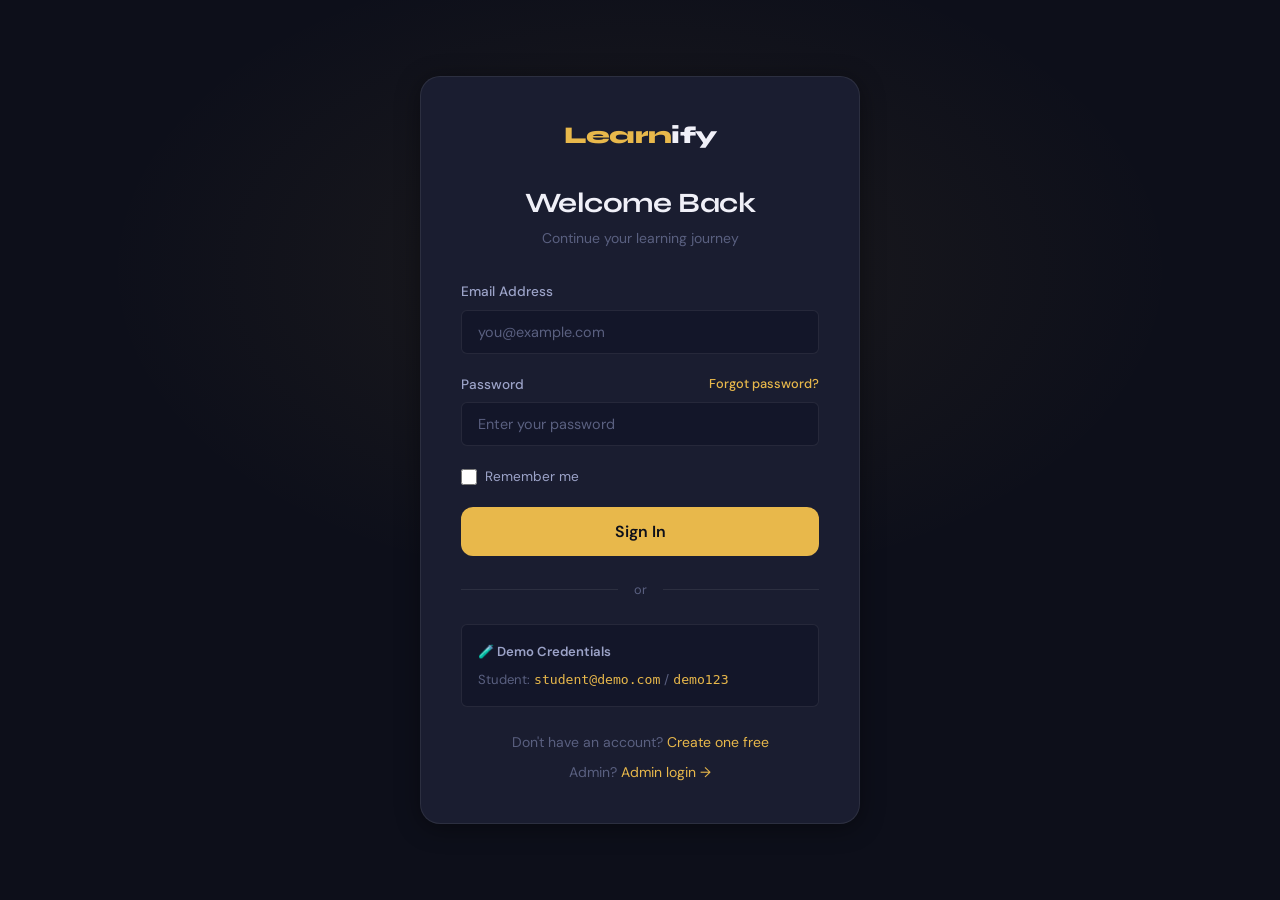
<file: login.html>
<!DOCTYPE html>
<html lang="en">
<head>
  <meta charset="UTF-8"/>
  <meta name="viewport" content="width=device-width, initial-scale=1.0"/>
  <title>Login — Learnify</title>
  <link rel="stylesheet" href="style.css"/>
</head>
<body>
<div class="auth-page">
  <div class="auth-box">
    <div class="auth-logo">
      <a href="index.html" class="nav-logo">Learn<span>ify</span></a>
    </div>
    <h1 class="auth-title">Welcome Back</h1>
    <p class="auth-sub">Continue your learning journey</p>

    <div id="login-alert" class="alert"></div>

    <form id="login-form">
      <div class="form-group">
        <label class="form-label">Email Address</label>
        <input type="email" id="email" class="form-control" placeholder="you@example.com" required/>
      </div>
      <div class="form-group">
        <label class="form-label" style="display:flex;justify-content:space-between">
          Password
          <a href="#" style="color:var(--gold);font-size:0.8rem">Forgot password?</a>
        </label>
        <input type="password" id="password" class="form-control" placeholder="Enter your password" required/>
      </div>
      <div class="form-check mb-2" style="margin-bottom:1.25rem">
        <input type="checkbox" id="remember"/>
        <label for="remember" style="font-size:0.85rem;color:var(--text-secondary)">Remember me</label>
      </div>
      <button type="submit" id="btn-login" class="btn btn-primary btn-block btn-lg">Sign In</button>
    </form>

    <div class="auth-divider">or</div>

    <div style="background:var(--bg-secondary);border:1px solid var(--border);border-radius:var(--radius-sm);padding:1rem;font-size:0.82rem;color:var(--text-muted)">
      <div style="margin-bottom:0.4rem;font-weight:600;color:var(--text-secondary)">🧪 Demo Credentials</div>
      <div>Student: <code style="color:var(--gold)">student@demo.com</code> / <code style="color:var(--gold)">demo123</code></div>
    </div>

    <div class="auth-footer">
      Don't have an account? <a href="register.html">Create one free</a>
    </div>
    <div class="auth-footer" style="margin-top:0.5rem">
      Admin? <a href="admin-login.html">Admin login →</a>
    </div>
  </div>
</div>

<script src="auth.js"></script>
<script>
  // Redirect if already logged in
  if (Auth.getCurrentUser()) location.href = 'student-dashboard.html';

  document.getElementById('login-form').addEventListener('submit', e => {
    e.preventDefault();
    const btn = document.getElementById('btn-login');
    setLoading(btn, true);
    setTimeout(() => {
      const result = Auth.login(
        document.getElementById('email').value,
        document.getElementById('password').value
      );
      if (result.success) {
        showAlert('login-alert', 'Login successful! Redirecting…', 'success');
        setTimeout(() => location.href = 'student-dashboard.html', 800);
      } else {
        showAlert('login-alert', result.msg, 'error');
        setLoading(btn, false);
      }
    }, 600);
  });
</script>
</body>
</html>
</file>
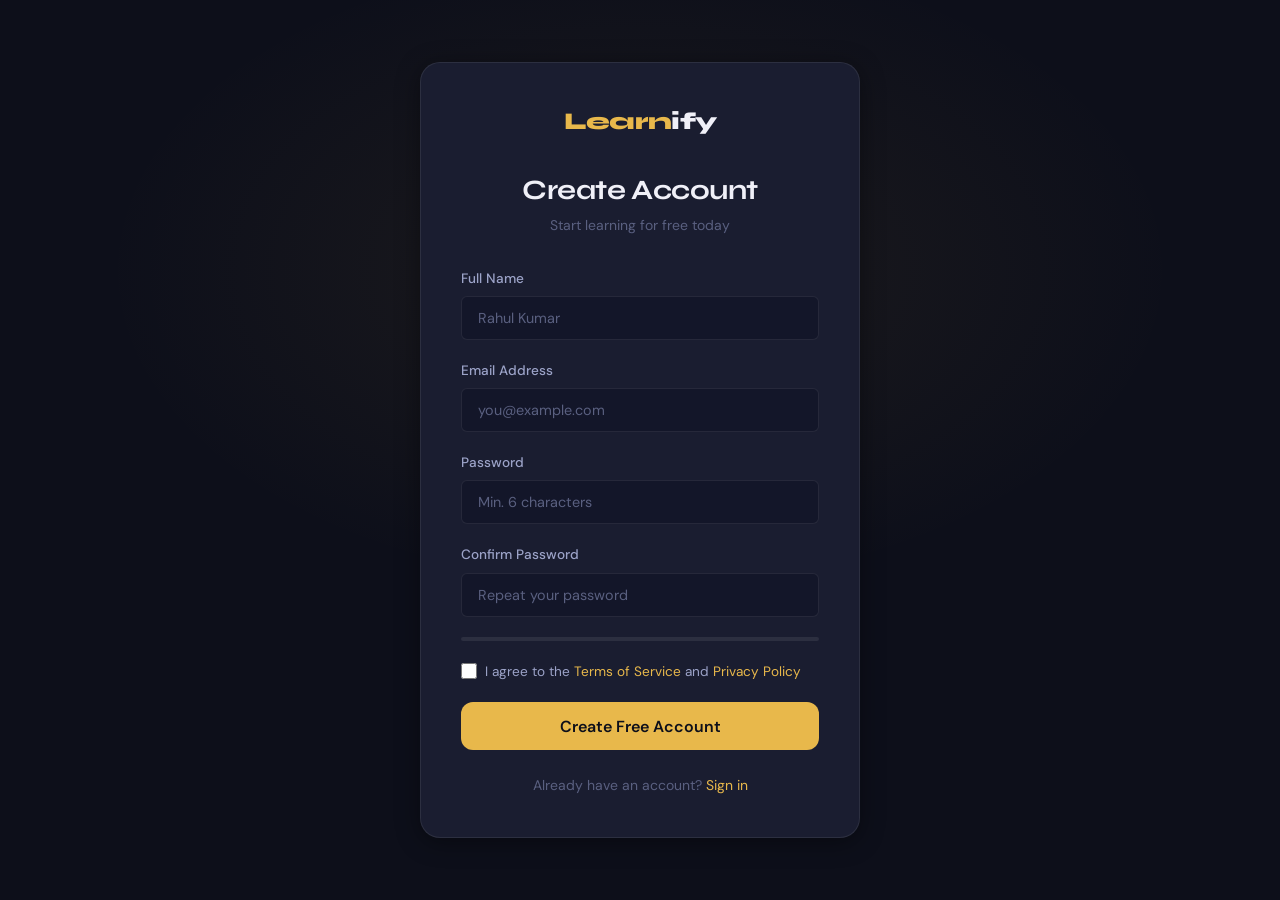
<file: register.html>
<!DOCTYPE html>
<html lang="en">
<head>
  <meta charset="UTF-8"/>
  <meta name="viewport" content="width=device-width, initial-scale=1.0"/>
  <title>Register — Learnify</title>
  <link rel="stylesheet" href="style.css"/>
</head>
<body>
<div class="auth-page">
  <div class="auth-box">
    <div class="auth-logo">
      <a href="index.html" class="nav-logo">Learn<span>ify</span></a>
    </div>
    <h1 class="auth-title">Create Account</h1>
    <p class="auth-sub">Start learning for free today</p>

    <div id="reg-alert" class="alert"></div>

    <form id="register-form">
      <div class="form-group">
        <label class="form-label">Full Name</label>
        <input type="text" id="name" class="form-control" placeholder="Rahul Kumar" required minlength="3"/>
      </div>
      <div class="form-group">
        <label class="form-label">Email Address</label>
        <input type="email" id="email" class="form-control" placeholder="you@example.com" required/>
      </div>
      <div class="form-group">
        <label class="form-label">Password</label>
        <input type="password" id="password" class="form-control" placeholder="Min. 6 characters" required minlength="6"/>
      </div>
      <div class="form-group">
        <label class="form-label">Confirm Password</label>
        <input type="password" id="confirm-pass" class="form-control" placeholder="Repeat your password" required/>
      </div>

      <!-- Password strength -->
      <div style="margin-bottom:1.25rem">
        <div style="height:4px;background:var(--border);border-radius:2px;overflow:hidden;margin-bottom:0.3rem">
          <div id="strength-bar" style="height:100%;width:0%;transition:all 0.3s;border-radius:2px"></div>
        </div>
        <div id="strength-text" style="font-size:0.75rem;color:var(--text-muted)"></div>
      </div>

      <div class="form-check" style="margin-bottom:1.25rem">
        <input type="checkbox" id="terms" required/>
        <label for="terms" style="font-size:0.85rem;color:var(--text-secondary)">
          I agree to the <a href="#" style="color:var(--gold)">Terms of Service</a> and <a href="#" style="color:var(--gold)">Privacy Policy</a>
        </label>
      </div>

      <button type="submit" id="btn-register" class="btn btn-primary btn-block btn-lg">Create Free Account</button>
    </form>

    <div class="auth-footer">
      Already have an account? <a href="login.html">Sign in</a>
    </div>
  </div>
</div>

<script src="auth.js"></script>
<script>
  if (Auth.getCurrentUser()) location.href = 'student-dashboard.html';

  const passInput = document.getElementById('password');
  passInput.addEventListener('input', () => {
    const val = passInput.value;
    const bar = document.getElementById('strength-bar');
    const txt = document.getElementById('strength-text');
    let strength = 0, label = '', color = '';
    if (val.length >= 6) strength++;
    if (/[A-Z]/.test(val)) strength++;
    if (/[0-9]/.test(val)) strength++;
    if (/[^A-Za-z0-9]/.test(val)) strength++;
    if (strength <= 1) { label='Weak'; color='var(--error)'; }
    else if (strength === 2) { label='Fair'; color='var(--warning)'; }
    else if (strength === 3) { label='Good'; color='var(--info)'; }
    else { label='Strong'; color='var(--success)'; }
    bar.style.width = (strength * 25) + '%';
    bar.style.background = color;
    txt.textContent = val ? `Password strength: ${label}` : '';
    txt.style.color = color;
  });

  document.getElementById('register-form').addEventListener('submit', e => {
    e.preventDefault();
    const pass = document.getElementById('password').value;
    const conf = document.getElementById('confirm-pass').value;
    if (pass !== conf) { showAlert('reg-alert', 'Passwords do not match.', 'error'); return; }
    const btn = document.getElementById('btn-register');
    setLoading(btn, true);
    setTimeout(() => {
      const result = Auth.register(
        document.getElementById('name').value,
        document.getElementById('email').value,
        pass
      );
      if (result.success) {
        Auth.login(document.getElementById('email').value, pass);
        showAlert('reg-alert', 'Account created! Redirecting…', 'success');
        setTimeout(() => location.href = 'student-dashboard.html', 800);
      } else {
        showAlert('reg-alert', result.msg, 'error');
        setLoading(btn, false);
      }
    }, 700);
  });
</script>
</body>
</html>
</file>
<file: style.css>
/* ============================================
   LEARNIFY - Main Stylesheet
   ============================================ */

@import url('https://fonts.googleapis.com/css2?family=Syne:wght@400;500;600;700;800&family=DM+Sans:ital,opsz,wght@0,9..40,300;0,9..40,400;0,9..40,500;0,9..40,600;1,9..40,300&display=swap');

/* ─── CSS Variables ─── */
:root {
  --bg-primary:    #0d0f1a;
  --bg-secondary:  #131629;
  --bg-card:       #1a1d30;
  --bg-card-hover: #1f2236;
  --border:        rgba(255,255,255,0.08);
  --border-accent: rgba(232,184,75,0.3);

  --gold:          #e8b84b;
  --gold-light:    #f5d07a;
  --gold-dark:     #c9941e;
  --gold-glow:     rgba(232,184,75,0.15);

  --text-primary:  #f0f0f8;
  --text-secondary:#9ca3c8;
  --text-muted:    #5a6080;

  --success:       #4ade80;
  --error:         #f87171;
  --warning:       #fbbf24;
  --info:          #60a5fa;

  --radius-sm:     6px;
  --radius-md:     12px;
  --radius-lg:     20px;
  --radius-xl:     32px;

  --shadow-card:   0 4px 24px rgba(0,0,0,0.4);
  --shadow-glow:   0 0 40px rgba(232,184,75,0.12);
  --transition:    all 0.25s cubic-bezier(0.4,0,0.2,1);

  --font-head:     'Syne', sans-serif;
  --font-body:     'DM Sans', sans-serif;
}

/* ─── Reset ─── */
*, *::before, *::after { box-sizing: border-box; margin: 0; padding: 0; }

html { scroll-behavior: smooth; font-size: 16px; }

body {
  font-family: var(--font-body);
  background: var(--bg-primary);
  color: var(--text-primary);
  line-height: 1.6;
  min-height: 100vh;
  overflow-x: hidden;
}

a { text-decoration: none; color: inherit; transition: var(--transition); }
img { max-width: 100%; display: block; }
ul { list-style: none; }
button { cursor: pointer; font-family: var(--font-body); }
input, textarea, select { font-family: var(--font-body); }

/* ─── Scrollbar ─── */
::-webkit-scrollbar { width: 6px; }
::-webkit-scrollbar-track { background: var(--bg-primary); }
::-webkit-scrollbar-thumb { background: var(--bg-card); border-radius: 3px; }
::-webkit-scrollbar-thumb:hover { background: var(--gold-dark); }

/* ─── Typography ─── */
h1, h2, h3, h4, h5 {
  font-family: var(--font-head);
  font-weight: 700;
  line-height: 1.2;
  letter-spacing: -0.02em;
}
h1 { font-size: clamp(2rem, 5vw, 3.5rem); }
h2 { font-size: clamp(1.5rem, 3vw, 2.25rem); }
h3 { font-size: 1.35rem; }
h4 { font-size: 1.1rem; }
p  { color: var(--text-secondary); }

/* ─── Navbar ─── */
.navbar {
  position: fixed; top: 0; left: 0; right: 0; z-index: 1000;
  display: flex; align-items: center; justify-content: space-between;
  padding: 0 clamp(1rem, 4vw, 3rem);
  height: 72px;
  background: rgba(13,15,26,0.85);
  backdrop-filter: blur(20px);
  border-bottom: 1px solid var(--border);
}
.nav-logo {
  font-family: var(--font-head);
  font-size: 1.5rem;
  font-weight: 800;
  color: var(--gold);
  letter-spacing: -0.03em;
}
.nav-logo span { color: var(--text-primary); }
.nav-links { display: flex; align-items: center; gap: 2rem; }
.nav-links a { color: var(--text-secondary); font-size: 0.9rem; font-weight: 500; }
.nav-links a:hover { color: var(--gold); }
.nav-actions { display: flex; align-items: center; gap: 0.75rem; }

/* ─── Buttons ─── */
.btn {
  display: inline-flex; align-items: center; gap: 0.5rem;
  padding: 0.6rem 1.4rem; border-radius: var(--radius-sm);
  font-size: 0.875rem; font-weight: 600; border: none;
  transition: var(--transition); white-space: nowrap;
}
.btn-primary {
  background: var(--gold); color: #0d0f1a;
}
.btn-primary:hover {
  background: var(--gold-light);
  box-shadow: 0 0 20px rgba(232,184,75,0.4);
  transform: translateY(-1px);
}
.btn-outline {
  background: transparent; color: var(--text-primary);
  border: 1px solid var(--border);
}
.btn-outline:hover {
  border-color: var(--gold); color: var(--gold);
  background: var(--gold-glow);
}
.btn-ghost {
  background: transparent; color: var(--text-secondary); border: none; padding: 0.5rem 1rem;
}
.btn-ghost:hover { color: var(--gold); }
.btn-danger { background: var(--error); color: white; }
.btn-danger:hover { background: #dc2626; transform: translateY(-1px); }
.btn-sm { padding: 0.4rem 1rem; font-size: 0.8rem; }
.btn-lg { padding: 0.85rem 2rem; font-size: 1rem; border-radius: var(--radius-md); }
.btn-block { width: 100%; justify-content: center; }

/* ─── Hero Section ─── */
.hero {
  min-height: 100vh;
  display: flex; align-items: center;
  padding: 6rem clamp(1rem, 4vw, 3rem) 4rem;
  position: relative; overflow: hidden;
}
.hero-bg {
  position: absolute; inset: 0; z-index: 0;
  background: radial-gradient(ellipse 80% 60% at 60% 40%, rgba(232,184,75,0.08) 0%, transparent 60%),
              radial-gradient(ellipse 60% 50% at 10% 80%, rgba(96,165,250,0.05) 0%, transparent 50%);
}
.hero-grid {
  position: absolute; inset: 0; z-index: 0; opacity: 0.03;
  background-image: linear-gradient(var(--text-primary) 1px, transparent 1px),
                    linear-gradient(90deg, var(--text-primary) 1px, transparent 1px);
  background-size: 60px 60px;
}
.hero-content { position: relative; z-index: 1; max-width: 700px; }
.hero-badge {
  display: inline-flex; align-items: center; gap: 0.5rem;
  background: var(--gold-glow); border: 1px solid var(--border-accent);
  padding: 0.4rem 1rem; border-radius: 100px;
  font-size: 0.8rem; font-weight: 600; color: var(--gold);
  margin-bottom: 1.5rem;
  animation: fadeUp 0.6s ease both;
}
.hero h1 { margin-bottom: 1.25rem; animation: fadeUp 0.6s 0.1s ease both; }
.hero h1 .accent { color: var(--gold); }
.hero p { font-size: 1.1rem; margin-bottom: 2.5rem; animation: fadeUp 0.6s 0.2s ease both; max-width: 560px; }
.hero-actions { display: flex; gap: 1rem; flex-wrap: wrap; animation: fadeUp 0.6s 0.3s ease both; }
.hero-stats { display: flex; gap: 2.5rem; margin-top: 3.5rem; animation: fadeUp 0.6s 0.4s ease both; }
.stat-item { }
.stat-num { font-family: var(--font-head); font-size: 1.8rem; font-weight: 800; color: var(--gold); }
.stat-label { font-size: 0.8rem; color: var(--text-muted); }

/* ─── Section ─── */
.section { padding: 5rem clamp(1rem, 4vw, 3rem); }
.section-header { text-align: center; margin-bottom: 3rem; }
.section-tag {
  display: inline-block; color: var(--gold); font-size: 0.8rem;
  font-weight: 600; letter-spacing: 0.1em; text-transform: uppercase;
  margin-bottom: 0.75rem;
}
.section-header h2 { margin-bottom: 0.75rem; }
.section-header p { max-width: 520px; margin: 0 auto; }
.container { max-width: 1200px; margin: 0 auto; }

/* ─── Cards ─── */
.card {
  background: var(--bg-card);
  border: 1px solid var(--border);
  border-radius: var(--radius-md);
  overflow: hidden;
  transition: var(--transition);
}
.card:hover {
  border-color: var(--border-accent);
  box-shadow: var(--shadow-glow);
  transform: translateY(-3px);
}

/* ─── Course Card ─── */
.courses-grid {
  display: grid;
  grid-template-columns: repeat(auto-fill, minmax(300px, 1fr));
  gap: 1.5rem;
}
.course-card { }
.course-thumb {
  width: 100%; height: 180px; object-fit: cover;
  background: linear-gradient(135deg, var(--bg-secondary), var(--bg-card));
  display: flex; align-items: center; justify-content: center;
  font-size: 3rem; color: var(--gold);
}
.course-body { padding: 1.25rem; }
.course-tag {
  display: inline-block; background: var(--gold-glow);
  color: var(--gold); font-size: 0.72rem; font-weight: 600;
  padding: 0.2rem 0.6rem; border-radius: 4px;
  text-transform: uppercase; letter-spacing: 0.06em;
  margin-bottom: 0.6rem;
}
.course-title { font-size: 1rem; font-family: var(--font-head); margin-bottom: 0.4rem; color: var(--text-primary); }
.course-instructor { font-size: 0.82rem; color: var(--text-muted); margin-bottom: 0.75rem; }
.course-meta { display: flex; gap: 1rem; font-size: 0.8rem; color: var(--text-muted); margin-bottom: 0.75rem; }
.course-meta span { display: flex; align-items: center; gap: 0.3rem; }
.course-footer { display: flex; align-items: center; justify-content: space-between; margin-top: 1rem; padding-top: 1rem; border-top: 1px solid var(--border); }
.course-price { font-family: var(--font-head); font-size: 1.2rem; font-weight: 700; color: var(--gold); }
.course-price.free { color: var(--success); }
.stars { color: var(--warning); font-size: 0.8rem; }

/* ─── Forms ─── */
.form-group { margin-bottom: 1.25rem; }
.form-label { display: block; font-size: 0.85rem; font-weight: 500; color: var(--text-secondary); margin-bottom: 0.4rem; }
.form-control {
  width: 100%; padding: 0.75rem 1rem;
  background: var(--bg-secondary); border: 1px solid var(--border);
  border-radius: var(--radius-sm); color: var(--text-primary);
  font-size: 0.9rem; transition: var(--transition);
}
.form-control:focus { outline: none; border-color: var(--gold); box-shadow: 0 0 0 3px var(--gold-glow); }
.form-control::placeholder { color: var(--text-muted); }
.form-select { appearance: none; background-image: url("data:image/svg+xml,%3Csvg xmlns='http://www.w3.org/2000/svg' width='12' height='8' viewBox='0 0 12 8'%3E%3Cpath fill='%239ca3c8' d='M6 8L0 0h12z'/%3E%3C/svg%3E"); background-repeat: no-repeat; background-position: right 1rem center; padding-right: 2.5rem; }
.form-check { display: flex; align-items: center; gap: 0.5rem; }
.form-check input[type="checkbox"] { accent-color: var(--gold); width: 16px; height: 16px; }

/* ─── Auth Pages ─── */
.auth-page {
  min-height: 100vh; display: flex; align-items: center; justify-content: center;
  padding: 2rem 1rem;
  background: radial-gradient(ellipse 70% 60% at 50% 30%, rgba(232,184,75,0.07) 0%, transparent 60%);
}
.auth-box {
  width: 100%; max-width: 440px;
  background: var(--bg-card); border: 1px solid var(--border);
  border-radius: var(--radius-lg); padding: 2.5rem;
  box-shadow: var(--shadow-card);
  animation: fadeUp 0.5s ease both;
}
.auth-logo { text-align: center; margin-bottom: 2rem; }
.auth-title { font-family: var(--font-head); font-size: 1.75rem; text-align: center; margin-bottom: 0.4rem; }
.auth-sub { text-align: center; color: var(--text-muted); font-size: 0.875rem; margin-bottom: 2rem; }
.auth-divider { display: flex; align-items: center; gap: 1rem; margin: 1.5rem 0; color: var(--text-muted); font-size: 0.8rem; }
.auth-divider::before, .auth-divider::after { content: ''; flex: 1; height: 1px; background: var(--border); }
.auth-footer { text-align: center; margin-top: 1.5rem; font-size: 0.875rem; color: var(--text-muted); }
.auth-footer a { color: var(--gold); }
.auth-footer a:hover { color: var(--gold-light); }

/* ─── Alert ─── */
.alert {
  padding: 0.85rem 1rem; border-radius: var(--radius-sm);
  font-size: 0.875rem; margin-bottom: 1.25rem; display: none;
}
.alert.show { display: block; }
.alert-error { background: rgba(248,113,113,0.1); border: 1px solid rgba(248,113,113,0.3); color: var(--error); }
.alert-success { background: rgba(74,222,128,0.1); border: 1px solid rgba(74,222,128,0.3); color: var(--success); }
.alert-info { background: rgba(96,165,250,0.1); border: 1px solid rgba(96,165,250,0.3); color: var(--info); }

/* ─── Page Header ─── */
.page-header {
  padding: 8rem clamp(1rem,4vw,3rem) 3rem;
  background: linear-gradient(180deg, rgba(232,184,75,0.05) 0%, transparent 100%);
  border-bottom: 1px solid var(--border);
}
.page-header h1 { margin-bottom: 0.5rem; }

/* ─── Filter Bar ─── */
.filter-bar {
  display: flex; flex-wrap: wrap; gap: 0.75rem;
  padding: 1.5rem clamp(1rem,4vw,3rem);
  border-bottom: 1px solid var(--border);
  background: var(--bg-secondary);
}
.filter-btn {
  padding: 0.4rem 1rem; border-radius: 100px; font-size: 0.82rem;
  font-weight: 500; border: 1px solid var(--border);
  background: transparent; color: var(--text-secondary);
  transition: var(--transition);
}
.filter-btn:hover, .filter-btn.active {
  border-color: var(--gold); color: var(--gold); background: var(--gold-glow);
}
.search-bar { display: flex; gap: 0.75rem; flex: 1; min-width: 260px; }
.search-input {
  flex: 1; padding: 0.5rem 1rem; background: var(--bg-card);
  border: 1px solid var(--border); border-radius: 100px;
  color: var(--text-primary); font-size: 0.875rem;
}
.search-input:focus { outline: none; border-color: var(--gold); }
.search-input::placeholder { color: var(--text-muted); }

/* ─── Video Player ─── */
.video-container {
  position: relative; width: 100%; background: #000;
  border-radius: var(--radius-md); overflow: hidden;
  aspect-ratio: 16/9;
}
.video-container video { width: 100%; height: 100%; }
.video-placeholder {
  width: 100%; height: 100%; display: flex; flex-direction: column;
  align-items: center; justify-content: center; gap: 1rem;
  background: linear-gradient(135deg, #0d0f1a, #1a1d30);
  color: var(--text-muted); font-size: 0.9rem;
}
.play-btn-large {
  width: 72px; height: 72px; border-radius: 50%;
  background: var(--gold); color: #0d0f1a; border: none;
  display: flex; align-items: center; justify-content: center;
  font-size: 1.5rem; cursor: pointer; transition: var(--transition);
}
.play-btn-large:hover { transform: scale(1.1); box-shadow: 0 0 30px rgba(232,184,75,0.5); }

/* ─── Progress ─── */
.progress-bar {
  width: 100%; height: 6px; background: var(--border);
  border-radius: 3px; overflow: hidden;
}
.progress-fill { height: 100%; background: var(--gold); border-radius: 3px; transition: width 0.5s ease; }

/* ─── Badge ─── */
.badge {
  display: inline-flex; align-items: center; gap: 0.25rem;
  padding: 0.2rem 0.6rem; border-radius: 100px; font-size: 0.75rem; font-weight: 600;
}
.badge-gold { background: var(--gold-glow); color: var(--gold); border: 1px solid var(--border-accent); }
.badge-success { background: rgba(74,222,128,0.1); color: var(--success); }
.badge-info { background: rgba(96,165,250,0.1); color: var(--info); }
.badge-muted { background: rgba(255,255,255,0.05); color: var(--text-muted); }

/* ─── Features Grid ─── */
.features-grid { display: grid; grid-template-columns: repeat(auto-fill, minmax(240px, 1fr)); gap: 1.5rem; }
.feature-card {
  padding: 1.75rem; background: var(--bg-card); border: 1px solid var(--border);
  border-radius: var(--radius-md); transition: var(--transition);
}
.feature-card:hover { border-color: var(--border-accent); transform: translateY(-3px); }
.feature-icon {
  width: 48px; height: 48px; border-radius: var(--radius-sm);
  background: var(--gold-glow); display: flex; align-items: center; justify-content: center;
  font-size: 1.4rem; margin-bottom: 1rem; border: 1px solid var(--border-accent);
}
.feature-card h4 { margin-bottom: 0.4rem; font-size: 1rem; }
.feature-card p { font-size: 0.875rem; color: var(--text-muted); }

/* ─── Footer ─── */
.footer {
  background: var(--bg-secondary); border-top: 1px solid var(--border);
  padding: 3rem clamp(1rem,4vw,3rem) 1.5rem;
}
.footer-grid { display: grid; grid-template-columns: 2fr 1fr 1fr 1fr; gap: 2rem; margin-bottom: 2rem; }
.footer-brand p { font-size: 0.875rem; color: var(--text-muted); margin-top: 0.75rem; max-width: 280px; }
.footer-col h5 { font-size: 0.875rem; color: var(--text-primary); margin-bottom: 1rem; }
.footer-col a { display: block; font-size: 0.85rem; color: var(--text-muted); padding: 0.2rem 0; }
.footer-col a:hover { color: var(--gold); }
.footer-bottom { border-top: 1px solid var(--border); padding-top: 1.5rem; display: flex; justify-content: space-between; align-items: center; }
.footer-bottom p { font-size: 0.8rem; color: var(--text-muted); }

/* ─── Testimonials ─── */
.testimonials-grid { display: grid; grid-template-columns: repeat(auto-fill, minmax(300px, 1fr)); gap: 1.5rem; }
.testimonial-card {
  padding: 1.75rem; background: var(--bg-card); border: 1px solid var(--border);
  border-radius: var(--radius-md);
}
.testimonial-card p { font-size: 0.9rem; margin-bottom: 1.25rem; font-style: italic; }
.testimonial-author { display: flex; align-items: center; gap: 0.75rem; }
.avatar {
  width: 40px; height: 40px; border-radius: 50%;
  background: var(--gold); display: flex; align-items: center; justify-content: center;
  font-size: 1rem; font-weight: 700; color: #0d0f1a; flex-shrink: 0;
}
.author-name { font-size: 0.875rem; font-weight: 600; color: var(--text-primary); }
.author-role { font-size: 0.78rem; color: var(--text-muted); }

/* ─── Animations ─── */
@keyframes fadeUp {
  from { opacity: 0; transform: translateY(20px); }
  to   { opacity: 1; transform: translateY(0); }
}
@keyframes fadeIn {
  from { opacity: 0; }
  to   { opacity: 1; }
}
@keyframes pulse {
  0%, 100% { opacity: 1; }
  50%       { opacity: 0.5; }
}
@keyframes spin {
  to { transform: rotate(360deg); }
}

.fade-up { animation: fadeUp 0.5s ease both; }
.fade-in { animation: fadeIn 0.4s ease both; }

/* ─── Loading Spinner ─── */
.spinner {
  width: 20px; height: 20px; border-radius: 50%;
  border: 2px solid var(--border);
  border-top-color: var(--gold);
  animation: spin 0.7s linear infinite; display: inline-block;
}

/* ─── Tabs ─── */
.tabs { display: flex; gap: 0; border-bottom: 1px solid var(--border); margin-bottom: 2rem; }
.tab-btn {
  padding: 0.75rem 1.5rem; background: none; border: none;
  color: var(--text-muted); font-size: 0.875rem; font-weight: 500;
  position: relative; transition: var(--transition);
}
.tab-btn::after {
  content: ''; position: absolute; bottom: -1px; left: 0; right: 0; height: 2px;
  background: var(--gold); transform: scaleX(0); transition: var(--transition);
}
.tab-btn.active { color: var(--gold); }
.tab-btn.active::after { transform: scaleX(1); }
.tab-btn:hover { color: var(--text-primary); }
.tab-pane { display: none; }
.tab-pane.active { display: block; animation: fadeIn 0.3s ease; }

/* ─── Accordion ─── */
.accordion-item { border: 1px solid var(--border); border-radius: var(--radius-sm); margin-bottom: 0.5rem; overflow: hidden; }
.accordion-header {
  padding: 1rem 1.25rem; display: flex; align-items: center; justify-content: space-between;
  cursor: pointer; background: var(--bg-card); transition: var(--transition);
  font-size: 0.9rem; font-weight: 500;
}
.accordion-header:hover { background: var(--bg-card-hover); }
.accordion-header .icon { transition: transform 0.3s ease; font-size: 0.75rem; color: var(--text-muted); }
.accordion-header.open .icon { transform: rotate(180deg); }
.accordion-body { display: none; padding: 1rem 1.25rem; background: var(--bg-secondary); font-size: 0.875rem; color: var(--text-muted); }
.accordion-body.open { display: block; }

/* ─── Responsive ─── */
@media (max-width: 768px) {
  .nav-links { display: none; }
  .footer-grid { grid-template-columns: 1fr 1fr; }
  .hero-stats { gap: 1.5rem; }
  .courses-grid { grid-template-columns: 1fr; }
  .features-grid { grid-template-columns: 1fr; }
}
@media (max-width: 480px) {
  .footer-grid { grid-template-columns: 1fr; }
  .hero-actions { flex-direction: column; }
}

/* ─── Utility ─── */
.text-gold { color: var(--gold); }
.text-muted { color: var(--text-muted); }
.text-success { color: var(--success); }
.text-error { color: var(--error); }
.mt-1 { margin-top: 0.5rem; }
.mt-2 { margin-top: 1rem; }
.mt-3 { margin-top: 1.5rem; }
.mb-1 { margin-bottom: 0.5rem; }
.mb-2 { margin-bottom: 1rem; }
.mb-3 { margin-bottom: 1.5rem; }
.d-flex { display: flex; }
.align-center { align-items: center; }
.justify-between { justify-content: space-between; }
.gap-1 { gap: 0.5rem; }
.gap-2 { gap: 1rem; }
.flex-wrap { flex-wrap: wrap; }
.hidden { display: none !important; }
.text-center { text-align: center; }
</file>
